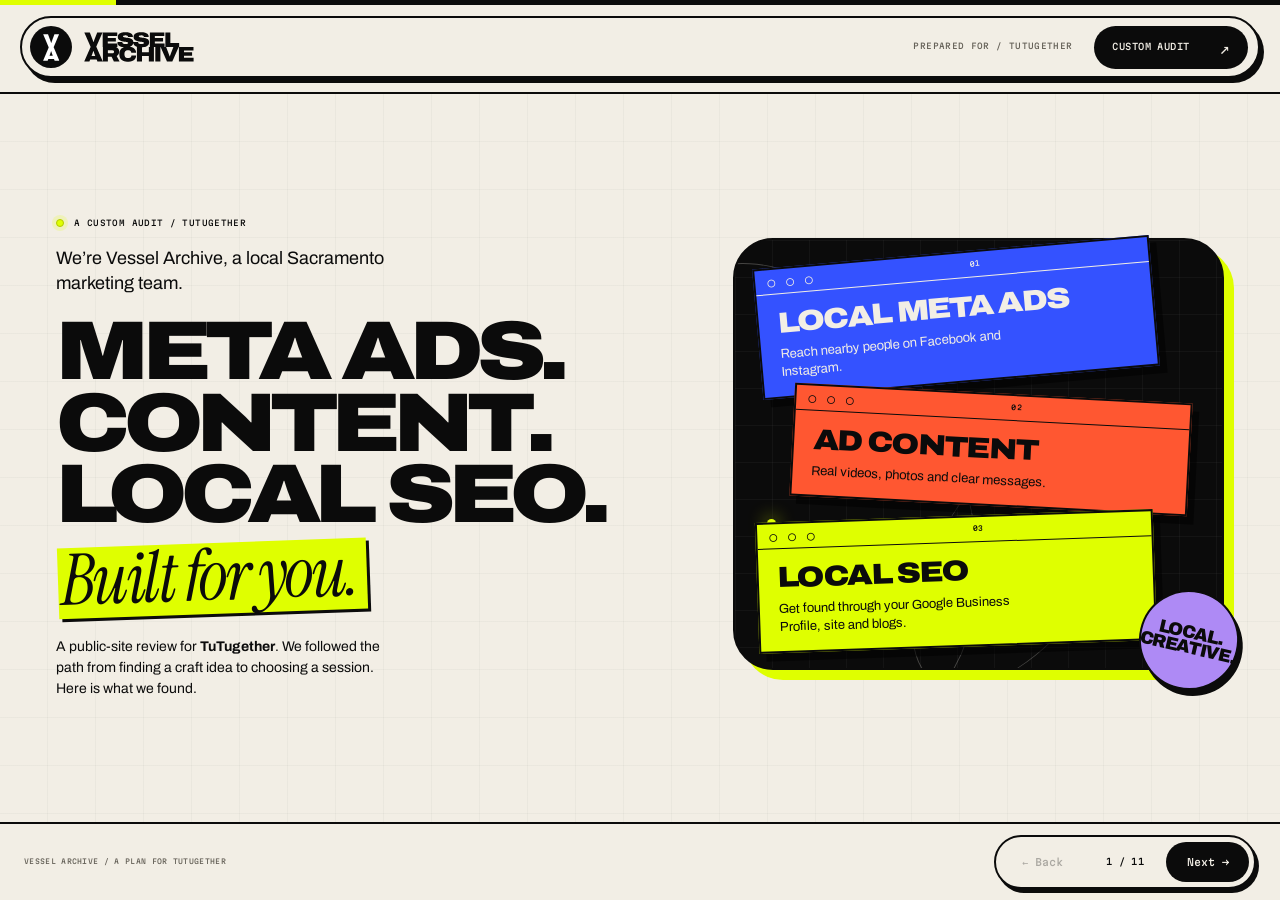
<file: index.html>
<!doctype html><html lang="en"><head><meta charset="utf-8"><meta name="viewport" content="width=device-width,initial-scale=1,viewport-fit=cover"><meta name="robots" content="noindex,nofollow"><meta name="theme-color" content="#f2eee5"><meta name="description" content="A custom local marketing plan for TuTugether, by Vessel Archive."><title>TuTugether × Vessel Archive</title><link rel="icon" href="assets/VA_Symbol_Black.svg" type="image/svg+xml"><link rel="preload" href="assets/archivo.woff" as="font" type="font/woff" crossorigin><link rel="stylesheet" href="styles.css"><script src="app.js" defer></script><link rel="stylesheet" href="audit.css"><link rel="stylesheet" href="revision.css"></head><body><div class="reading-progress" aria-hidden="true"><span id="progress"></span></div><header class="masthead"><a class="brand" href="#1" aria-label="Vessel Archive, first page"><span class="brand-disc"><img src="assets/VA_Symbol_White.svg" alt="" width="19" height="30"></span><img class="wordmark" src="assets/VA_Primary_Black.svg" alt="Vessel Archive" width="124" height="36"></a><span class="project-label mono">Prepared for / TuTugether</span><span class="nav-tag mono">Custom audit <span aria-hidden="true">↗</span></span></header><main class="deck" aria-label="11-page public website audit"><section id="slide-1" data-page="1" tabindex="-1" aria-label="Page 1" aria-hidden="false" class="slide intro-slide graph"><div class="slide-inner"><div class="cover-grid"><div class="cover-copy"><p class="eyebrow"><span class="signal"></span>A custom audit / TuTugether</p><p class="intro-note">We’re Vessel Archive, a local Sacramento marketing team.</p><h1 class="mega"><span>META ADS.</span><span>CONTENT.</span><span>LOCAL SEO.</span><em class="highlight">Built for you.</em></h1><p class="prepared">A public-site review for <strong>TuTugether</strong>. We followed the path from finding a craft idea to choosing a session. Here is what we found.</p></div><div class="service-stage"><div class="stage-grid"><div class="orbit orbit-a"></div><div class="orbit orbit-b"></div><span class="orbit-point"></span></div><article class="service-window window cobalt"><div class="window-bar"><span class="window-dots">○ ○ ○</span><span>01</span><span></span></div><div class="service-copy"><h3>Local Meta ads</h3><p>Reach nearby people on Facebook and Instagram.</p></div></article><article class="service-window window orange"><div class="window-bar"><span class="window-dots">○ ○ ○</span><span>02</span><span></span></div><div class="service-copy"><h3>Ad content</h3><p>Real videos, photos and clear messages.</p></div></article><article class="service-window window acid"><div class="window-bar"><span class="window-dots">○ ○ ○</span><span>03</span><span></span></div><div class="service-copy"><h3>Local SEO</h3><p>Get found through your Google Business Profile, site and blogs.</p></div></article><div class="archive-sticker"><strong>LOCAL.<br>CREATIVE.</strong></div></div></div></div></section>
<section id="slide-2" data-page="2" tabindex="-1" aria-label="Page 2" aria-hidden="true" hidden class="slide praise-slide graph"><div class="slide-inner"><div class="section-heading"><p class="eyebrow"><span class="signal"></span>What you do well</p><h2 class="mega"><span>Your craft brand</span><em class="highlight">has an audience.</em></h2></div><div class="evidence-grid"><div class="finding-copy"><p class="praise-body">Your Instagram profile makes the craft and location clear.</p><p>The profile showed 6,597 followers. Its bio names rug tufting, pouring and decoden art, plus Valley Fair and Galleria at Roseville.</p><p>That is a useful base. The next step is to make each interested viewer’s path to the right studio clearer.</p><p class="scope">Observed public profile on November 6, 2026. This is not a claim about reach, sales or paid partnerships.</p></div><figure class="proof window"><div class="window-bar"><span>TuTugether Instagram profile</span><span>06 NOV 2026</span></div><a href="evidence/tutu-instagram.png" target="_blank" aria-label="Open full screenshot: TuTugether Instagram profile"><img src="evidence/tutu-instagram.png" alt="TuTugether Instagram profile" loading="lazy"></a><figcaption><a href="https://www.instagram.com/tutugether.ca/" target="_blank" rel="noopener">Source page ↗</a><span>Tap screenshot to enlarge</span></figcaption></figure></div></div></section>
<section id="slide-3" data-page="3" tabindex="-1" aria-label="Page 3" aria-hidden="true" hidden class="slide findings-slide paired-slide graph"><div class="slide-inner"><div class="section-heading"><p class="eyebrow"><span class="signal"></span>What we found / 1 of 3</p><h2 class="mega"><span>First clicks.</span><em class="highlight">Clear paths.</em></h2></div><div class="paired-findings"><article class="paired-finding" aria-labelledby="finding-01"><div class="paired-copy"><div class="finding-title"><span class="finding-id">01</span><h3 id="finding-01">Book Now starts in San Jose.</h3></div><p>The home page’s Book Now button opens the Valley Fair / Santa Clara form. Roseville visitors must choose a different location.</p><p class="fix-line"><strong>Our fix.</strong> Start with a clear studio choice. Send Roseville ads straight to its booking page.</p><p class="scope">The form loaded. We did not book or measure lost bookings.</p></div><div class="finding-proof"><figure class="proof window"><div class="window-bar"><span>Default booking location</span><time datetime="2026-11-06">06 NOV 2026</time></div><a class="proof-image" href="evidence/tutu-booking-default.png" target="_blank" rel="noopener" aria-label="Open full screenshot: Default booking location"><img src="evidence/tutu-booking-default.png" alt="Default booking location" width="1165" height="747" loading="lazy"></a><figcaption><a href="https://tutugetherca.com/booking-sj/" target="_blank" rel="noopener">Source page ↗</a><span>Tap to enlarge</span></figcaption></figure></div></article><article class="paired-finding" aria-labelledby="finding-02"><div class="paired-copy"><div class="finding-title"><span class="finding-id">02</span><h3 id="finding-02">The TikTok link hits a dead end.</h3></div><p>The site links to @tutugether.ca. TikTok showed “Couldn’t find this account” when we opened that exact link.</p><p class="fix-line"><strong>Our fix.</strong> Confirm the right handle. Update the site’s link and test it while signed out.</p><p class="scope">Seen signed out on Nov 6. This does not prove there is no account.</p></div><div class="finding-proof"><figure class="proof window"><div class="window-bar"><span>Linked TikTok account</span><time datetime="2026-11-06">06 NOV 2026</time></div><a class="proof-image" href="evidence/tutu-tiktok-missing.png" target="_blank" rel="noopener" aria-label="Open full screenshot: Linked TikTok account"><img src="evidence/tutu-tiktok-missing.png" alt="Linked TikTok account" width="1172" height="752" loading="lazy"></a><figcaption><a href="https://www.tiktok.com/@tutugether.ca" target="_blank" rel="noopener">Source page ↗</a><span>Tap to enlarge</span></figcaption></figure></div></article></div></div></section>
<section id="slide-4" data-page="4" tabindex="-1" aria-label="Page 4" aria-hidden="true" hidden class="slide findings-slide paired-slide graph"><div class="slide-inner"><div class="section-heading"><p class="eyebrow"><span class="signal"></span>What we found / 2 of 3</p><h2 class="mega"><span>Two broken pages.</span><em class="highlight">Simple fixes.</em></h2></div><div class="paired-findings"><article class="paired-finding" aria-labelledby="finding-03"><div class="paired-copy"><div class="finding-title"><span class="finding-id">03</span><h3 id="finding-03">The search map points to a 404.</h3></div><p>The robots.txt file points search engines to sitemap_indexs.xml. That link shows “Page not found.”</p><p class="fix-line"><strong>Our fix.</strong> Use the working WordPress page map. Keep test and payment-result pages out of it.</p><p class="scope">A working page map exists. We did not measure any ranking effect.</p></div><div class="finding-proof proof-pair"><figure class="proof window"><div class="window-bar"><span>Link in robots.txt</span><time datetime="2026-11-06">06 NOV 2026</time></div><a class="proof-image" href="evidence/tutu-robots.png" target="_blank" rel="noopener" aria-label="Open full screenshot: Link in robots.txt"><img src="evidence/tutu-robots.png" alt="Link in robots.txt" width="550" height="110" loading="lazy"></a><figcaption><a href="https://tutugetherca.com/robots.txt" target="_blank" rel="noopener">Source page ↗</a><span>Tap to enlarge</span></figcaption></figure><figure class="proof window"><div class="window-bar"><span>Sitemap error page</span><time datetime="2026-11-06">06 NOV 2026</time></div><a class="proof-image" href="evidence/tutu-sitemap-404.png" target="_blank" rel="noopener" aria-label="Open full screenshot: Sitemap error page"><img src="evidence/tutu-sitemap-404.png" alt="Sitemap error page" width="1165" height="747" loading="lazy"></a><figcaption><a href="https://tutugetherca.com/sitemap_indexs.xml" target="_blank" rel="noopener">Source page ↗</a><span>Tap to enlarge</span></figcaption></figure></div></article><article class="paired-finding" aria-labelledby="finding-04"><div class="paired-copy"><div class="finding-title"><span class="finding-id">04</span><h3 id="finding-04">About us opens a missing page.</h3></div><p>The home page and footer link to /about/. That page returns a 404 error, so visitors miss the studio’s story.</p><p class="fix-line"><strong>Our fix.</strong> Restore the page or fix the links. Show the team and what a first visit is like.</p><p class="scope">We checked the error page and its 404 status. Click counts are unknown.</p></div><div class="finding-proof"><figure class="proof window"><div class="window-bar"><span>About us error page</span><time datetime="2026-11-06">06 NOV 2026</time></div><a class="proof-image" href="evidence/tutu-about-404.png" target="_blank" rel="noopener" aria-label="Open full screenshot: About us error page"><img src="evidence/tutu-about-404.png" alt="About us error page" width="1165" height="747" loading="lazy"></a><figcaption><a href="https://tutugetherca.com/about/" target="_blank" rel="noopener">Source page ↗</a><span>Tap to enlarge</span></figcaption></figure></div></article></div></div></section>
<section id="slide-5" data-page="5" tabindex="-1" aria-label="Page 5" aria-hidden="true" hidden class="slide findings-slide paired-slide graph"><div class="slide-inner"><div class="section-heading"><p class="eyebrow"><span class="signal"></span>What we found / 3 of 3</p><h2 class="mega"><span>Studio details.</span><em class="highlight">Group plans.</em></h2></div><div class="paired-findings"><article class="paired-finding" aria-labelledby="finding-05"><div class="paired-copy"><div class="finding-title"><span class="finding-id">05</span><h3 id="finding-05">The SF pages tell two stories.</h3></div><p>The SF project page says “Coming soon.” The contact page still lists an SF address and hours. Booking also lists SF.</p><p class="fix-line"><strong>Our fix.</strong> Confirm the studio’s status, then give each page the same clear message.</p><p class="scope">This is a content mismatch. It does not prove the studio is closed.</p></div><div class="finding-proof proof-pair"><figure class="proof window"><div class="window-bar"><span>SF project page</span><time datetime="2026-11-06">06 NOV 2026</time></div><a class="proof-image" href="evidence/tutu-sf-coming-soon.png" target="_blank" rel="noopener" aria-label="Open full screenshot: SF project page"><img src="evidence/tutu-sf-coming-soon.png" alt="SF project page" width="1165" height="747" loading="lazy"></a><figcaption><a href="https://tutugetherca.com/our-projects-sf/" target="_blank" rel="noopener">Source page ↗</a><span>Tap to enlarge</span></figcaption></figure><figure class="proof window"><div class="window-bar"><span>Published SF details</span><time datetime="2026-11-06">06 NOV 2026</time></div><a class="proof-image" href="evidence/tutu-contact.png" target="_blank" rel="noopener" aria-label="Open full screenshot: Published SF details"><img src="evidence/tutu-contact.png" alt="Published SF details" width="1165" height="747" loading="lazy"></a><figcaption><a href="https://tutugetherca.com/contact/" target="_blank" rel="noopener">Source page ↗</a><span>Tap to enlarge</span></figcaption></figure></div></article><article class="paired-finding" aria-labelledby="finding-06"><div class="paired-copy"><div class="finding-title"><span class="finding-id">06</span><h3 id="finding-06">Mixed craft groups book separately.</h3></div><p>Roseville asks groups to book tufting and decoden/pouring separately. Groups larger than the online openings must email.</p><p class="fix-line"><strong>Our fix.</strong> Offer one group request with craft choices and a clear reply time.</p><p class="scope">This is the stated policy, not a broken form. We did not submit it.</p></div><div class="finding-proof"><figure class="proof window"><div class="window-bar"><span>Roseville group policy</span><time datetime="2026-11-06">06 NOV 2026</time></div><a class="proof-image" href="evidence/tutu-booking-policy.png" target="_blank" rel="noopener" aria-label="Open full screenshot: Roseville group policy"><img src="evidence/tutu-booking-policy.png" alt="Roseville group policy" width="1165" height="747" loading="lazy"></a><figcaption><a href="https://tutugetherca.com/booking-sac/" target="_blank" rel="noopener">Source page ↗</a><span>Tap to enlarge</span></figcaption></figure></div></article></div></div></section>
<section id="slide-6" data-page="6" tabindex="-1" aria-label="Page 6" aria-hidden="true" hidden class="slide fixes-slide dark"><div class="slide-inner"><div class="section-heading"><p class="eyebrow"><span class="signal"></span>How we would help / 1 of 2</p><h2 class="mega"><span>Here’s the fix.</span><em class="highlight">A shorter booking path.</em></h2></div><div class="audit-rows"><article class="audit-row"><span class="row-number fix-number">01 + 06</span><div class="row-content"><h3>One clear route for each visit</h3><p>Give Roseville and Santa Clara their own landing pages. Keep the location visible through booking. Give groups one simple request path and a clear reply time.</p></div></article><article class="audit-row"><span class="row-number fix-number">02 + 04</span><div class="row-content"><h3>Repair the paths people already use</h3><p>Fix the TikTok destination and About us page before sending more traffic. Check social links, phone links and the booking steps on a real phone.</p></div></article></div></div></section>
<section id="slide-7" data-page="7" tabindex="-1" aria-label="Page 7" aria-hidden="true" hidden class="slide fixes-slide dark"><div class="slide-inner"><div class="section-heading"><p class="eyebrow"><span class="signal"></span>How we would help / 2 of 2</p><h2 class="mega"><span>Here’s the fix.</span><em class="highlight">A clearer local story.</em></h2></div><div class="audit-rows"><article class="audit-row"><span class="row-number fix-number">03 + 05</span><div class="row-content"><h3>Give each studio a useful page</h3><p>Show its crafts, address, hours, parking and booking link. Confirm SF’s status. Repair the sitemap route and keep unfinished pages out of search.</p></div></article><article class="audit-row"><span class="row-number fix-number">TEST</span><div class="row-content"><h3>Connect content to completed visits</h3><p>Use clear links for each creator and location. With account access, check which visits reach a booking. Verify tracking before changing it or spending on ads.</p></div></article></div></div></section>
<section id="slide-8" data-page="8" tabindex="-1" aria-label="Page 8" aria-hidden="true" hidden class="slide videos-slide graph"><div class="slide-inner"><div class="section-heading"><p class="eyebrow"><span class="signal"></span>Ideas for your next shoot</p><h2 class="mega"><span>REAL VIDEOS. </span><em class="highlight">Made for your business.</em></h2></div><div class="creative-cards"><article class="creative-card window cobalt"><div class="window-bar"><span class="window-dots">○ ○ ○</span><span>Video idea</span><span>01</span></div><div class="creative-copy"><span class="creative-number">01</span><div><h3>One rug, start to finish</h3><p>Show a beginner choosing a design, learning the tool and taking home a finished piece. End with the studio name and booking step.</p></div></div></article><article class="creative-card window orange"><div class="window-bar"><span class="window-dots">○ ○ ○</span><span>Video idea</span><span>02</span></div><div class="creative-copy"><span class="creative-number">02</span><div><h3>Pick your craft</h3><p>Compare tufting, pouring and decoden in plain words. Show the time each takes and whether pickup happens later. Confirm details with staff.</p></div></div></article><article class="creative-card window acid"><div class="window-bar"><span class="window-dots">○ ○ ○</span><span>Video idea</span><span>03</span></div><div class="creative-copy"><span class="creative-number">03</span><div><h3>A group day in Roseville</h3><p>Follow a real group from the Galleria entrance to their craft table. Explain how mixed craft bookings work. Get permission from everyone filmed.</p></div></div></article></div></div></section>
<section id="slide-9" data-page="9" tabindex="-1" aria-label="Page 9" aria-hidden="true" hidden class="slide roadmap-slide roadmap-first dark"><div class="slide-inner"><div class="section-heading"><p class="eyebrow"><span class="signal"></span>A proposed starting plan / 1 of 2</p><h2 class="mega"><span>THE FIRST </span><em class="highlight">90 days.</em></h2></div><div class="roadmap-cards roadmap-pair"><article class="roadmap-card window acid"><div class="roadmap-copy"><span class="roadmap-label mono">Days 1–30</span><div><h3>Build and launch</h3><p>We’d script, shoot and launch our first ads within the first couple of weeks, focused on Roseville craft sessions and group visits, while rebuilding your website and setting a clear brand direction.</p></div></div></article><article class="roadmap-card window cobalt"><div class="roadmap-copy"><span class="roadmap-label mono">Days 31–60</span><div><h3>Learn and sharpen</h3><p>We’d track which videos, offers and audiences bring calls and bookings, cut weak ads and send traffic to the new site. Keep personal customer details out of ad reporting.</p></div></div></article></div><p class="roadmap-note mono">Proposed timing depends on agreed scope, access and content approvals.</p></div></section>
<section id="slide-10" data-page="10" tabindex="-1" aria-label="Page 10" aria-hidden="true" hidden class="slide roadmap-slide roadmap-second dark"><div class="slide-inner"><div class="section-heading"><p class="eyebrow"><span class="signal"></span>A proposed starting plan / 2 of 2</p><h2 class="mega"><span>KEEP IT </span><em class="highlight">moving.</em></h2></div><div class="roadmap-finish"><div class="roadmap-cards roadmap-single"><article class="roadmap-card window orange"><div class="roadmap-copy"><span class="roadmap-label mono">Days 61–90</span><div><h3>Double down</h3><p>We’d create new content around what worked, refresh the ads and tighten the site so more interested visitors take the next step toward a booked craft session.</p></div></div></article></div><div class="roadmap-loop"><span class="mono">Then, every month</span><p>Then repeat each month: shoot, launch, learn and improve.</p></div></div><p class="roadmap-note mono">Proposed timing depends on agreed scope, access and content approvals.</p></div></section>
<section id="slide-11" data-page="11" tabindex="-1" aria-label="Page 11" aria-hidden="true" hidden class="slide close-slide graph"><div class="slide-inner"><div class="close-top"><div><p class="eyebrow"><span class="signal"></span>From one local team to another</p><h2 class="mega"><span>Good local businesses deserve </span><em class="highlight">to grow.</em></h2></div><div class="closing-symbol"><img src="assets/VA_Symbol_Black.svg" alt=""></div></div><div class="close-bottom"><p class="lead">Whether we work together or not, we hope this helps. We love seeing local creative businesses do well. If you’d like, we can talk through the next step.</p><div class="actions"><a class="button" href="mailto:teo@vessel-archive.com">Plan a quick call <span>↗</span></a><a class="work-link mono" href="https://vessel-archive.com/" target="_blank" rel="noopener">See our work <span>↗</span></a></div></div><div class="footer-wordmark"><img src="assets/VA_Primary_Black.svg" alt="Vessel Archive"></div></div></section></main><footer class="deck-footer"><span class="footer-label mono">Vessel Archive / A plan for TuTugether</span><nav class="controls" aria-label="Page navigation"><button id="back" type="button" disabled aria-label="Previous page">← <span>Back</span></button><div class="count mono"><strong id="page-number">1 / 11</strong></div><button id="next" type="button" aria-label="Next page"><span>Next</span> →</button></nav></footer><div id="page-status" class="visually-hidden" aria-live="polite" aria-atomic="true"></div></body></html>
</file>
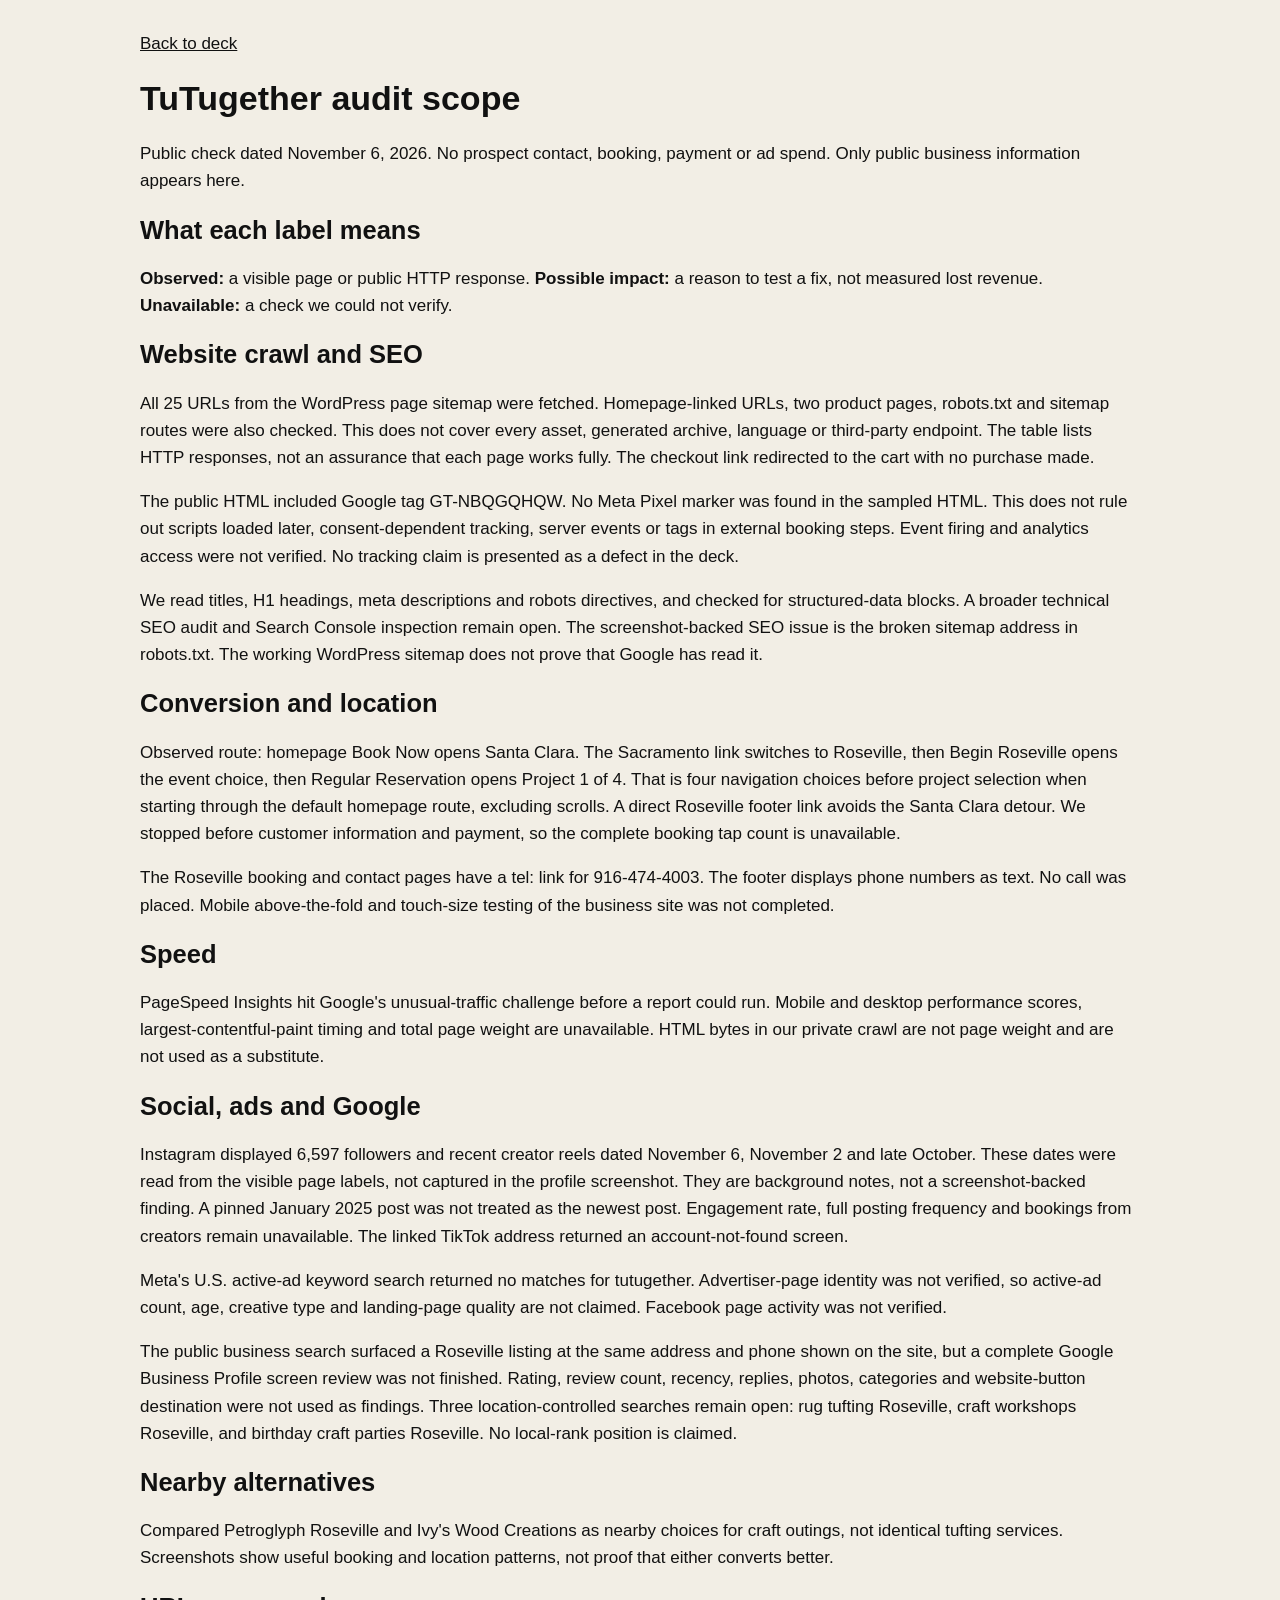
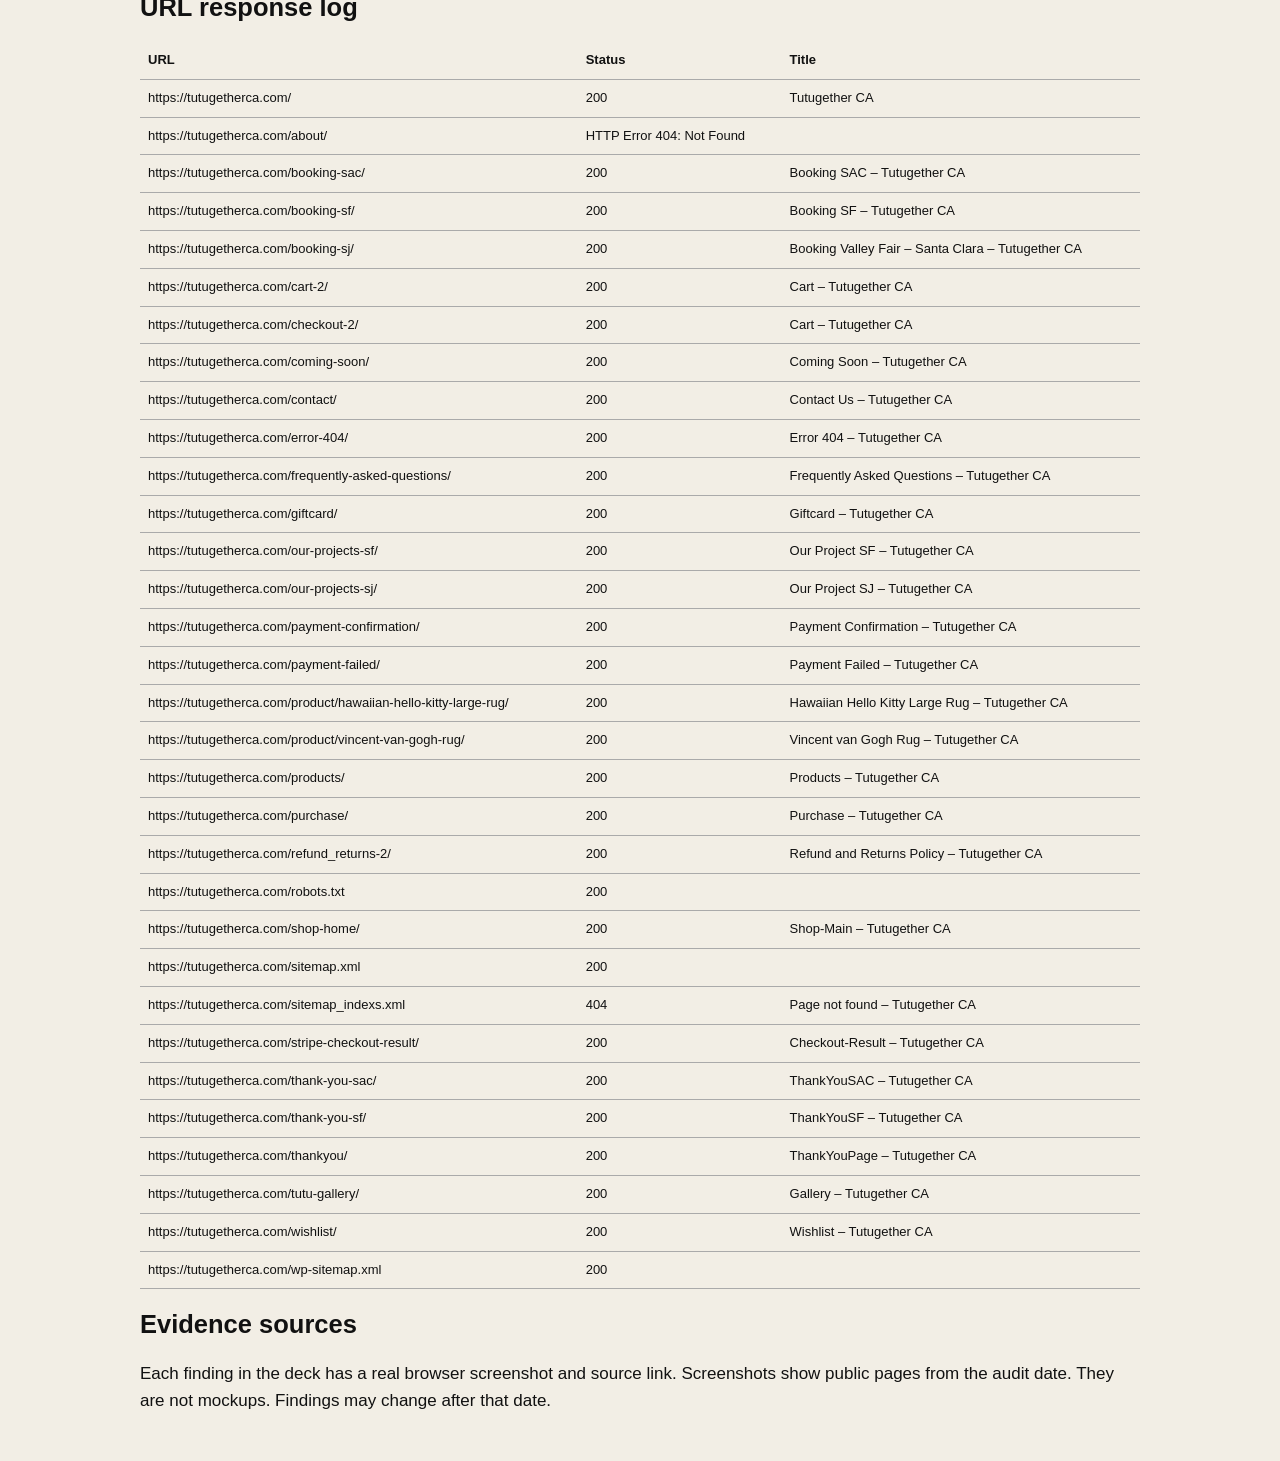
<file: audit-notes.html>
<!doctype html><html lang="en"><meta charset="utf-8"><meta name="viewport" content="width=device-width,initial-scale=1"><title>TuTugether audit scope</title><style>body{max-width:1000px;margin:auto;padding:30px;font:17px/1.6 Arial;background:#f2eee5;color:#111}h1,h2{line-height:1.1}table{border-collapse:collapse;font-size:13px;width:100%}td,th{text-align:left;border-bottom:1px solid #aaa;padding:8px;overflow-wrap:anywhere}img{max-width:100%}a{color:inherit}</style><a href="index.html">Back to deck</a><h1>TuTugether audit scope</h1><p>Public check dated November 6, 2026. No prospect contact, booking, payment or ad spend. Only public business information appears here.</p><h2>What each label means</h2><p><strong>Observed:</strong> a visible page or public HTTP response. <strong>Possible impact:</strong> a reason to test a fix, not measured lost revenue. <strong>Unavailable:</strong> a check we could not verify.</p><h2>Website crawl and SEO</h2><p>All 25 URLs from the WordPress page sitemap were fetched. Homepage-linked URLs, two product pages, robots.txt and sitemap routes were also checked. This does not cover every asset, generated archive, language or third-party endpoint. The table lists HTTP responses, not an assurance that each page works fully. The checkout link redirected to the cart with no purchase made.</p><p>The public HTML included Google tag GT-NBQGQHQW. No Meta Pixel marker was found in the sampled HTML. This does not rule out scripts loaded later, consent-dependent tracking, server events or tags in external booking steps. Event firing and analytics access were not verified. No tracking claim is presented as a defect in the deck.</p><p>We read titles, H1 headings, meta descriptions and robots directives, and checked for structured-data blocks. A broader technical SEO audit and Search Console inspection remain open. The screenshot-backed SEO issue is the broken sitemap address in robots.txt. The working WordPress sitemap does not prove that Google has read it.</p><h2>Conversion and location</h2><p>Observed route: homepage Book Now opens Santa Clara. The Sacramento link switches to Roseville, then Begin Roseville opens the event choice, then Regular Reservation opens Project 1 of 4. That is four navigation choices before project selection when starting through the default homepage route, excluding scrolls. A direct Roseville footer link avoids the Santa Clara detour. We stopped before customer information and payment, so the complete booking tap count is unavailable.</p><p>The Roseville booking and contact pages have a tel: link for 916-474-4003. The footer displays phone numbers as text. No call was placed. Mobile above-the-fold and touch-size testing of the business site was not completed.</p><h2>Speed</h2><p>PageSpeed Insights hit Google's unusual-traffic challenge before a report could run. Mobile and desktop performance scores, largest-contentful-paint timing and total page weight are unavailable. HTML bytes in our private crawl are not page weight and are not used as a substitute.</p><h2>Social, ads and Google</h2><p>Instagram displayed 6,597 followers and recent creator reels dated November 6, November 2 and late October. These dates were read from the visible page labels, not captured in the profile screenshot. They are background notes, not a screenshot-backed finding. A pinned January 2025 post was not treated as the newest post. Engagement rate, full posting frequency and bookings from creators remain unavailable. The linked TikTok address returned an account-not-found screen.</p><p>Meta's U.S. active-ad keyword search returned no matches for tutugether. Advertiser-page identity was not verified, so active-ad count, age, creative type and landing-page quality are not claimed. Facebook page activity was not verified.</p><p>The public business search surfaced a Roseville listing at the same address and phone shown on the site, but a complete Google Business Profile screen review was not finished. Rating, review count, recency, replies, photos, categories and website-button destination were not used as findings. Three location-controlled searches remain open: rug tufting Roseville, craft workshops Roseville, and birthday craft parties Roseville. No local-rank position is claimed.</p><h2>Nearby alternatives</h2><p>Compared Petroglyph Roseville and Ivy's Wood Creations as nearby choices for craft outings, not identical tufting services. Screenshots show useful booking and location patterns, not proof that either converts better.</p><h2>URL response log</h2><table><thead><tr><th>URL</th><th>Status</th><th>Title</th></tr></thead><tbody><tr><td>https://tutugetherca.com/</td><td>200</td><td>Tutugether CA</td></tr><tr><td>https://tutugetherca.com/about/</td><td>HTTP Error 404: Not Found</td><td></td></tr><tr><td>https://tutugetherca.com/booking-sac/</td><td>200</td><td>Booking SAC – Tutugether CA</td></tr><tr><td>https://tutugetherca.com/booking-sf/</td><td>200</td><td>Booking SF – Tutugether CA</td></tr><tr><td>https://tutugetherca.com/booking-sj/</td><td>200</td><td>Booking Valley Fair – Santa Clara – Tutugether CA</td></tr><tr><td>https://tutugetherca.com/cart-2/</td><td>200</td><td>Cart – Tutugether CA</td></tr><tr><td>https://tutugetherca.com/checkout-2/</td><td>200</td><td>Cart – Tutugether CA</td></tr><tr><td>https://tutugetherca.com/coming-soon/</td><td>200</td><td>Coming Soon – Tutugether CA</td></tr><tr><td>https://tutugetherca.com/contact/</td><td>200</td><td>Contact Us – Tutugether CA</td></tr><tr><td>https://tutugetherca.com/error-404/</td><td>200</td><td>Error 404 – Tutugether CA</td></tr><tr><td>https://tutugetherca.com/frequently-asked-questions/</td><td>200</td><td>Frequently Asked Questions – Tutugether CA</td></tr><tr><td>https://tutugetherca.com/giftcard/</td><td>200</td><td>Giftcard – Tutugether CA</td></tr><tr><td>https://tutugetherca.com/our-projects-sf/</td><td>200</td><td>Our Project SF – Tutugether CA</td></tr><tr><td>https://tutugetherca.com/our-projects-sj/</td><td>200</td><td>Our Project SJ – Tutugether CA</td></tr><tr><td>https://tutugetherca.com/payment-confirmation/</td><td>200</td><td>Payment Confirmation – Tutugether CA</td></tr><tr><td>https://tutugetherca.com/payment-failed/</td><td>200</td><td>Payment Failed – Tutugether CA</td></tr><tr><td>https://tutugetherca.com/product/hawaiian-hello-kitty-large-rug/</td><td>200</td><td>Hawaiian Hello Kitty Large Rug – Tutugether CA</td></tr><tr><td>https://tutugetherca.com/product/vincent-van-gogh-rug/</td><td>200</td><td>Vincent van Gogh Rug – Tutugether CA</td></tr><tr><td>https://tutugetherca.com/products/</td><td>200</td><td>Products – Tutugether CA</td></tr><tr><td>https://tutugetherca.com/purchase/</td><td>200</td><td>Purchase – Tutugether CA</td></tr><tr><td>https://tutugetherca.com/refund_returns-2/</td><td>200</td><td>Refund and Returns Policy – Tutugether CA</td></tr><tr><td>https://tutugetherca.com/robots.txt</td><td>200</td><td></td></tr><tr><td>https://tutugetherca.com/shop-home/</td><td>200</td><td>Shop-Main – Tutugether CA</td></tr><tr><td>https://tutugetherca.com/sitemap.xml</td><td>200</td><td></td></tr><tr><td>https://tutugetherca.com/sitemap_indexs.xml</td><td>404</td><td>Page not found – Tutugether CA</td></tr><tr><td>https://tutugetherca.com/stripe-checkout-result/</td><td>200</td><td>Checkout-Result – Tutugether CA</td></tr><tr><td>https://tutugetherca.com/thank-you-sac/</td><td>200</td><td>ThankYouSAC – Tutugether CA</td></tr><tr><td>https://tutugetherca.com/thank-you-sf/</td><td>200</td><td>ThankYouSF – Tutugether CA</td></tr><tr><td>https://tutugetherca.com/thankyou/</td><td>200</td><td>ThankYouPage – Tutugether CA</td></tr><tr><td>https://tutugetherca.com/tutu-gallery/</td><td>200</td><td>Gallery – Tutugether CA</td></tr><tr><td>https://tutugetherca.com/wishlist/</td><td>200</td><td>Wishlist – Tutugether CA</td></tr><tr><td>https://tutugetherca.com/wp-sitemap.xml</td><td>200</td><td></td></tr></tbody></table><h2>Evidence sources</h2><p>Each finding in the deck has a real browser screenshot and source link. Screenshots show public pages from the audit date. They are not mockups. Findings may change after that date.</p></html>
</file>
<file: styles.css>
/* V4: the original Modern Aesthetics / Vessel composition, in seven pages. */
@font-face{font-family:Archivo;src:url('assets/archivo.woff') format('woff');font-weight:100 900;font-stretch:62% 125%;font-display:swap}
@font-face{font-family:Instrument;src:url('assets/instrument-serif-italic.woff') format('woff');font-weight:400;font-style:italic;font-display:swap}
@font-face{font-family:Martian;src:url('assets/martian-mono.woff') format('woff');font-weight:500;font-display:swap}
:root{--paper:#f2eee5;--ink:#0b0b0b;--lime:#dfff00;--orange:#ff5731;--blue:#3452ff;--purple:#ae8af5;--muted:#656158;--line:#0b0b0b35;--mono:Martian,monospace;--serif:Instrument,Georgia,serif;--pad:clamp(24px,4.4vw,84px)}
*{box-sizing:border-box}html,body{margin:0;width:100%;height:100%;overflow:hidden}body{height:100svh;height:100dvh;background:var(--paper);color:var(--ink);font-family:Archivo,Arial,sans-serif;font-variation-settings:"wdth" 100;font-size:18px;line-height:1.5;-webkit-font-smoothing:antialiased;text-size-adjust:100%;display:flex;flex-direction:column}button,a{touch-action:manipulation;-webkit-tap-highlight-color:transparent}a{color:inherit;text-decoration:none}button{font:inherit;color:inherit;cursor:pointer}button:focus-visible,a:focus-visible{outline:3px solid var(--blue);outline-offset:5px}.dark :focus-visible{outline-color:var(--lime)}img{display:block;max-width:100%}p,h1,h2,h3,h4,figure{margin:0}h1,h2,h3{font-weight:900;font-variation-settings:"wdth" 117,"wght" 900;letter-spacing:-.055em;line-height:.95}em{font-family:var(--serif);font-variation-settings:normal;font-weight:400;font-style:italic;text-transform:none;letter-spacing:-.035em}[hidden]{display:none!important}::selection{background:var(--lime);color:var(--ink)}.mono,.eyebrow{font:500 9px/1.65 var(--mono);letter-spacing:.045em;text-transform:uppercase}.eyebrow{display:flex;align-items:center;gap:10px;margin-bottom:23px}.signal{width:8px;height:8px;flex:0 0 auto;background:var(--lime);border:1px solid #b3c900;box-shadow:0 0 0 4px #dfff0030;border-radius:50%}.masthead{flex:0 0 62px;margin:16px 20px 0;border:2px solid var(--ink);border-radius:40px;background:var(--paper);box-shadow:4px 5px 0 var(--ink);z-index:20;display:flex;align-items:center;justify-content:space-between;gap:22px;padding:7px 10px 7px 8px}.brand{display:flex;gap:11px;align-items:center;flex-shrink:0}.brand-disc{width:42px;height:42px;display:grid;place-items:center;background:var(--ink);border-radius:50%}.brand-disc img{height:29px;width:auto}.wordmark{width:112px;height:auto}.project-label{font-size:8px;color:var(--muted);margin-left:auto;text-align:right}.nav-tag{display:flex;align-items:center;gap:30px;background:var(--ink);color:var(--paper);border-radius:28px;padding:13px 18px;font-size:9px}.nav-tag>span{font-size:17px;line-height:1}.reading-progress{position:fixed;top:0;left:0;right:0;height:5px;z-index:40;background:var(--ink)}.reading-progress>span{height:100%;display:block;width:14.2857%;background:var(--lime);transition:width .2s}.deck{flex:1;min-height:0;margin-top:14px;position:relative}.slide{height:100%;overflow:auto;overscroll-behavior:contain;scrollbar-width:thin;outline:none;position:relative;isolation:isolate;padding:clamp(25px,3.5vh,44px) var(--pad);border-top:2px solid var(--ink);border-bottom:2px solid var(--ink)}.slide-inner{max-width:1490px;min-height:100%;margin:auto;display:flex;flex-direction:column;justify-content:center}.graph{background-color:var(--paper);background-image:linear-gradient(#0b0b0b08 1px,transparent 1px),linear-gradient(90deg,#0b0b0b08 1px,transparent 1px);background-size:48px 48px;background-position:-1px -1px}.dark{background:var(--ink);color:var(--paper)}.mega{font-size:clamp(55px,6.7vw,108px);line-height:.84;letter-spacing:-.075em;text-transform:uppercase;font-variation-settings:"wdth" 117,"wght" 900;font-weight:900}.mega>span{display:block}.mega>em{display:block;font-size:.91em;line-height:.92;margin:.12em 0 .08em .025em;position:relative;width:fit-content;max-width:100%}.mega .highlight{background:var(--lime);color:var(--ink);padding:.015em .12em .07em .04em;transform:rotate(-2deg);box-shadow:3px 3px 0 var(--ink);z-index:1}.lead{font-size:clamp(17px,1.35vw,21px);line-height:1.5;letter-spacing:-.018em;max-width:41ch}.cover-grid{display:grid;grid-template-columns:minmax(0,1.1fr) minmax(0,.9fr);gap:6vw;align-items:center}.cover-copy .mega{font-size:clamp(54px,6.5vw,104px);line-height:.86}.cover-copy .mega>span{white-space:nowrap}.cover-copy .mega>em{font-size:.85em;margin-top:.18em;white-space:nowrap}.intro-note{font-size:18px;line-height:1.4;max-width:34ch;margin-bottom:26px}.prepared{font-size:14px;line-height:1.5;max-width:42ch;margin-top:27px}.cover-copy .eyebrow{font-size:8px;margin-bottom:16px}.window{border:2px solid var(--ink);background:var(--paper);position:relative;box-shadow:8px 9px 0 var(--ink)}.window-bar{height:34px;border-bottom:1px solid var(--ink);padding:0 12px;display:flex;align-items:center;justify-content:space-between;gap:12px;font:500 7px/1.4 var(--mono);letter-spacing:.02em;text-transform:uppercase}.window-dots{white-space:nowrap;font-size:13px;letter-spacing:1px}.service-stage{height:455px;position:relative;padding:22px 24px 16px}.stage-grid{position:absolute;inset:8px 0 15px;background-color:var(--ink);background-image:linear-gradient(#ffffff09 1px,transparent 1px),linear-gradient(90deg,#ffffff09 1px,transparent 1px);background-size:37px 37px;border:2px solid var(--ink);border-radius:40px;box-shadow:10px 10px 0 var(--lime);overflow:hidden}.orbit{position:absolute;border:1px solid #f2eee540;border-radius:50%;width:490px;height:490px;left:-180px;top:10px;transform:rotate(-25deg) scaleX(.65)}.orbit-b{left:130px;top:150px;width:320px;height:320px;transform:rotate(35deg) scaleX(.5)}.orbit-point{position:absolute;width:9px;height:9px;border-radius:50%;background:var(--lime);left:32px;bottom:140px;box-shadow:0 0 18px var(--lime)}.service-window{width:90%;max-width:430px;box-shadow:7px 8px 0 #0008}.service-window:nth-of-type(1){transform:rotate(-5deg);z-index:2}.service-window:nth-of-type(2){margin:10px 0 0 8%;transform:rotate(3deg);z-index:3}.service-window:nth-of-type(3){margin:10px 0 0 0;transform:rotate(-2deg);z-index:4}.service-window .window-bar{height:25px;border-color:currentColor}.service-copy{padding:15px 19px}.service-copy h3{font-size:29px;line-height:.95;text-transform:uppercase}.service-copy p{font-size:13px;line-height:1.4;margin-top:8px;max-width:39ch}.cobalt{background:var(--blue);color:var(--paper)}.orange{background:var(--orange);color:var(--ink)}.acid{background:var(--lime);color:var(--ink)}.archive-sticker{position:absolute;right:-10px;top:6px;z-index:5;border:2px solid var(--ink);background:var(--purple);width:116px;height:116px;border-radius:50%;box-shadow:5px 5px 0 var(--ink);display:flex;align-items:center;justify-content:center;flex-direction:column;transform:rotate(13deg);gap:6px}.archive-sticker .mono{font-size:6px}.archive-sticker strong{font-size:22px;font-weight:900;line-height:.86;text-align:center;letter-spacing:-.06em}.service-stage .archive-sticker{right:-15px;top:auto;bottom:-5px;width:100px;height:100px}.service-stage .archive-sticker strong{font-size:18px}.service-stage .archive-sticker .mono{font-size:5px}.strength-layout{display:grid;grid-template-columns:minmax(0,1.08fr) minmax(0,.92fr);gap:6vw;align-items:center}.strength-copy .mega{font-size:clamp(47px,5.9vw,90px)}.strength-copy>.lead{margin-top:27px}.why{border-left:3px solid var(--orange);padding-left:15px;margin-top:22px;max-width:45ch}.why .label{font-size:8px}.why p{font-size:16px;line-height:1.45;margin-top:7px}.source{display:inline-flex;gap:18px;align-items:center;font-size:8px;border-bottom:1px solid currentColor;padding-bottom:3px;margin-top:20px;line-height:1.5}.source span{font-size:14px;line-height:1}.archive-stage{position:relative;height:470px;padding:22px 25px 34px}.portrait-window{width:91%;height:100%;transform:rotate(-5deg);border-color:var(--paper);box-shadow:12px 17px 0 #0005;z-index:2;display:flex;flex-direction:column}.portrait-window .window-bar{background:var(--blue);color:var(--paper);border-color:var(--paper);font-size:6px;flex:0 0 32px}.portrait{width:100%;height:0;flex:1;min-height:0;object-fit:cover;object-position:center 25%}.portrait-caption{background:var(--orange);padding:17px 15px;border-top:1px solid var(--paper)}.portrait-caption>strong{font-size:26px;line-height:.95;letter-spacing:-.065em;font-variation-settings:"wdth" 117,"wght" 900;font-weight:900;display:block}.portrait-caption .mono{display:block;font-size:6px;margin-top:8px}.logo-image .portrait{object-fit:contain;background:#fff;padding:20px}.archive-stage .archive-sticker{right:-9px;top:35px}.strength-layout.no-image{grid-template-columns:1fr;max-width:1000px}.finding-grid{display:grid;grid-template-columns:minmax(0,1.03fr) minmax(0,.97fr);gap:6vw;align-items:center}.finding-heading .mega{font-size:clamp(45px,5.7vw,88px);line-height:.88}.finding-heading .eyebrow{color:var(--lime)}.impact{margin-top:32px;padding-left:16px;border-left:3px solid var(--orange);max-width:40ch}.impact .label{color:var(--lime);font-size:8px}.impact p{font-size:clamp(17px,1.5vw,22px);line-height:1.45;margin-top:8px}.proof-window{color:var(--ink);border-color:var(--paper);box-shadow:8px 9px 0 #f2eee525;transform:rotate(2deg)}.issue-2 .proof-window{transform:rotate(-2deg)}.proof-window>.window-bar{background:var(--paper)}.proof-face{border-bottom:2px solid var(--ink);padding:28px;display:flex;gap:25px;align-items:center;min-height:190px}.finding-number{font-size:clamp(72px,7vw,108px);font-weight:900;font-variation-settings:"wdth" 117,"wght" 900;letter-spacing:-.08em;line-height:.85}.proof-face .label{font-size:8px;display:block;margin-bottom:10px}.proof-face p{font-size:22px;line-height:1.35;letter-spacing:-.02em}.fix{padding:27px 28px 17px}.fix .label{display:inline-block;background:var(--lime);padding:3px 6px;font-size:8px}.fix p{font-size:21px;line-height:1.4;margin-top:11px}.proof-footer{padding:0 28px 23px}.proof-footer .source{margin-top:8px}.plan-slide .mega{font-size:clamp(52px,6.3vw,96px);max-width:1100px}.plan-slide .eyebrow{color:var(--lime)}.steps{display:grid;grid-template-columns:repeat(3,minmax(0,1fr));gap:28px;margin:42px 7px 10px;align-items:stretch}.step{border-color:var(--paper);box-shadow:7px 8px 0 #f2eee525;min-width:0}.step:nth-child(1){transform:rotate(-2deg)}.step:nth-child(2){transform:translateY(12px) rotate(1deg)}.step:nth-child(3){transform:rotate(2deg)}.step .window-bar{border-color:currentColor}.step-copy{padding:22px}.step .number{font-size:61px;line-height:.9;font-variation-settings:"wdth" 117,"wght" 900;font-weight:900;letter-spacing:-.07em;display:block;margin-bottom:24px}.step h3{font-size:30px;line-height:.98;text-transform:uppercase}.step p{font-size:18px;line-height:1.4;margin-top:15px}.close-top{display:grid;grid-template-columns:1fr 220px;gap:7vw;align-items:center}.close-top .mega{font-size:clamp(58px,7.3vw,115px);max-width:1000px}.closing-symbol{width:210px;height:210px;background:var(--purple);border:2px solid var(--ink);border-radius:50%;display:grid;place-items:center;box-shadow:8px 8px 0 var(--ink);transform:rotate(12deg)}.closing-symbol img{width:80px;height:132px}.close-bottom{display:flex;justify-content:space-between;gap:35px;align-items:center;margin-top:32px}.close-bottom .lead{max-width:45ch}.actions{display:flex;flex-direction:column;align-items:flex-start;gap:20px;flex:0 0 auto}.button{background:var(--lime);color:var(--ink);border:2px solid var(--ink);box-shadow:5px 5px 0 var(--ink);padding:17px 21px;display:inline-flex;align-items:center;justify-content:space-between;gap:40px;font:500 10px/1.4 var(--mono);text-transform:uppercase;transition:transform .2s,box-shadow .2s}.button span{font-size:20px}.button:hover{transform:translate(3px,3px);box-shadow:2px 2px 0 var(--ink)}.work-link{border-bottom:1px solid var(--ink);padding-bottom:3px;font-size:9px}.footer-wordmark{border-top:2px solid var(--ink);margin-top:32px;padding-top:24px}.footer-wordmark img{height:clamp(70px,10vh,115px);width:100%;object-fit:contain}.deck-footer{flex:0 0 74px;padding:11px 24px;display:flex;align-items:center;justify-content:space-between;gap:25px}.footer-label{font-size:7px;color:var(--muted)}.controls{border:2px solid var(--ink);border-radius:40px;background:var(--paper);box-shadow:3px 4px 0 var(--ink);padding:5px;display:flex;align-items:center;gap:17px}.controls button{border:0;border-radius:24px;background:transparent;font:500 10px/1 var(--mono);padding:13px 15px;min-height:40px;min-width:83px}.controls button:disabled{opacity:.3;cursor:default}.controls #next{background:var(--ink);color:var(--paper)}.count{font-size:9px;min-width:48px;text-align:center}.count strong{font-weight:500}.visually-hidden{position:absolute;width:1px;height:1px;overflow:hidden;clip:rect(0,0,0,0);white-space:nowrap}.slide p,.slide h1,.slide h2,.slide h3{overflow-wrap:break-word}
@media(min-width:761px) and (max-height:760px){.slide{padding-top:24px;padding-bottom:24px}.cover-copy .mega{font-size:clamp(54px,5.7vw,84px)}.intro-note{margin-bottom:19px;font-size:16px}.prepared{margin-top:20px}.service-stage{height:410px}.service-copy{padding:12px 16px}.service-copy h3{font-size:25px}.service-copy p{font-size:12px}.strength-copy .mega{font-size:clamp(45px,5.2vw,75px)}.archive-stage{height:405px}.strength-copy>.lead{margin-top:22px;font-size:17px}.why{margin-top:17px}.why p{font-size:14px}.finding-heading .mega{font-size:clamp(45px,5.2vw,75px)}.proof-face{padding:23px;min-height:155px}.proof-face p{font-size:19px}.fix{padding:21px 23px 13px}.fix p{font-size:19px}.proof-footer{padding:0 23px 19px}.plan-slide .mega{font-size:clamp(48px,5.4vw,78px)}.steps{margin-top:32px;gap:24px}.step-copy{padding:18px}.step .number{font-size:47px;margin-bottom:18px}.step h3{font-size:26px}.step p{font-size:16px}.close-top .mega{font-size:clamp(54px,6.2vw,94px)}.closing-symbol{width:170px;height:170px}.closing-symbol img{height:110px;width:67px}.close-bottom{margin-top:26px}.footer-wordmark{margin-top:24px;padding-top:17px}.footer-wordmark img{height:70px}}
@media(max-width:1000px) and (min-width:761px){.cover-grid,.strength-layout,.finding-grid{gap:4vw}.service-stage{padding:28px 13px 20px}.service-copy h3{font-size:24px}.service-copy p{font-size:12px}.archive-sticker{width:95px;height:95px}.archive-sticker strong{font-size:18px}.archive-sticker .mono{font-size:5px}.proof-face{display:block}.finding-number{display:none}.proof-face p{font-size:19px}.fix p{font-size:18px}.step h3{font-size:25px}.step p{font-size:16px}.close-top{grid-template-columns:1fr 170px}.closing-symbol{width:160px;height:160px}.closing-symbol img{height:100px;width:61px}}
@media(max-width:760px){:root{--pad:23px}body{font-size:16px}.masthead{flex-basis:51px;min-height:51px;margin:10px 12px 0;padding:5px 8px 5px 5px;gap:10px;box-shadow:3px 4px 0 var(--ink)}.brand{gap:7px}.brand-disc{width:34px;height:34px}.brand-disc img{height:24px}.wordmark{width:84px}.project-label{font-size:6px;max-width:48%;line-height:1.5;padding-right:6px}.nav-tag{display:none}.deck{margin-top:11px}.slide{padding:25px var(--pad) 28px}.slide-inner{justify-content:center}.eyebrow{font-size:7px;line-height:1.6;gap:8px;margin-bottom:18px}.signal{width:6px;height:6px;box-shadow:0 0 0 3px #dfff0030}.cover-grid,.strength-layout,.finding-grid{display:flex;flex-direction:column;align-items:stretch;gap:26px}.cover-copy .eyebrow{font-size:6px;margin-bottom:13px}.intro-note{font-size:15px;max-width:33ch;line-height:1.4;margin-bottom:20px}.cover-copy .mega{font-size:clamp(44px,12.15vw,79px);line-height:.86}.cover-copy .mega>em{font-size:.85em;margin-top:.15em}.prepared{font-size:12px;margin-top:20px;max-width:39ch}.service-stage{height:auto;padding:0 3px;margin:0 2px 5px;display:grid;grid-template-columns:repeat(3,minmax(0,1fr));gap:8px}.service-stage .stage-grid,.service-stage .archive-sticker{display:none}.service-window{width:100%;margin:0!important;box-shadow:3px 4px 0 var(--ink)}.service-window:nth-of-type(1){transform:rotate(-3deg)}.service-window:nth-of-type(2){transform:translateY(6px) rotate(1deg)}.service-window:nth-of-type(3){transform:rotate(3deg)}.service-window .window-bar{height:21px;padding:0 5px;font-size:4px;gap:0}.service-window .window-dots{font-size:9px;letter-spacing:0}.service-window .window-bar>span:last-child{display:none}.service-copy{padding:12px 8px 13px}.service-copy h3{font-size:16px;line-height:.98;letter-spacing:-.055em}.service-copy p{font-size:10px;line-height:1.4;margin-top:9px}.strength-layout{gap:20px}.strength-copy .mega{font-size:clamp(36px,10.6vw,63px);line-height:.88}.strength-copy>.lead{font-size:16px;line-height:1.45;margin-top:20px;max-width:none}.why{margin-top:16px;padding-left:12px}.why .label{font-size:6px}.why p{font-size:13px;line-height:1.4;margin-top:5px}.source{font-size:6px;margin-top:14px;gap:13px}.source span{font-size:12px}.archive-stage{height:218px;padding:13px 25px 15px;margin:0 3px}.archive-stage .stage-grid{inset:5px 6px 7px;border-radius:25px;box-shadow:6px 6px 0 var(--lime)}.portrait-window{width:88%;transform:rotate(-4deg);box-shadow:6px 7px 0 #0005}.portrait-window .window-bar{height:24px;flex-basis:24px;font-size:5px;padding:0 8px}.portrait-window .window-dots{font-size:10px}.portrait-caption{padding:9px 10px}.portrait-caption>strong{font-size:17px;line-height:.95}.portrait-caption .mono{font-size:4.5px;margin-top:5px}.portrait{object-position:center 25%}.archive-stage .archive-sticker{right:-2px;top:19px;width:78px;height:78px;box-shadow:3px 3px 0 var(--ink);gap:4px}.archive-stage .archive-sticker strong{font-size:16px}.archive-stage .archive-sticker .mono{font-size:4px}.logo-image .portrait{padding:10px}.finding-grid{gap:26px}.finding-heading .mega{font-size:clamp(35px,10.5vw,63px);line-height:.89}.finding-heading .eyebrow{margin-bottom:18px}.impact{margin-top:22px;padding-left:12px;max-width:none}.impact .label{font-size:6px}.impact p{font-size:15px;line-height:1.4;margin-top:5px}.proof-window{margin:0 4px;box-shadow:5px 6px 0 #f2eee525;transform:rotate(1.3deg)}.issue-2 .proof-window{transform:rotate(-1.3deg)}.proof-window .window-bar{height:26px;font-size:5.5px;padding:0 9px;gap:8px}.proof-window .window-dots{font-size:10px}.proof-face{padding:18px 16px;min-height:0;gap:16px}.finding-number{font-size:61px;flex:0 0 61px}.proof-face .label{font-size:6px;margin-bottom:8px}.proof-face p{font-size:16px;line-height:1.35}.fix{padding:17px 16px 10px}.fix .label{font-size:6px;padding:2px 5px}.fix p{font-size:16px;line-height:1.4;margin-top:8px}.proof-footer{padding:0 16px 16px}.proof-footer .source{margin-top:6px}.plan-slide .mega{font-size:clamp(39px,11.2vw,67px);line-height:.88}.steps{grid-template-columns:1fr;gap:20px;margin:29px 4px 7px}.step:nth-child(1){transform:rotate(-1.5deg)}.step:nth-child(2){transform:rotate(1deg)}.step:nth-child(3){transform:rotate(-1deg)}.step{box-shadow:4px 5px 0 #f2eee525}.step .window-bar{height:24px;padding:0 10px;font-size:5px}.step .window-dots{font-size:10px}.step-copy{padding:15px 14px;display:grid;grid-template-columns:47px 1fr;gap:17px;align-items:start}.step .number{font-size:43px;margin:0}.step h3{font-size:23px;line-height:.98}.step p{font-size:14px;line-height:1.4;margin-top:8px}.close-top{display:block}.close-top .mega{font-size:clamp(44px,12.2vw,76px);line-height:.87}.closing-symbol{display:none}.close-bottom{display:block;margin-top:26px}.close-bottom .lead{font-size:18px;line-height:1.45;max-width:34ch}.actions{gap:22px;margin-top:28px}.button{font-size:8px;padding:15px 18px;gap:30px}.button span{font-size:18px}.work-link{font-size:8px}.footer-wordmark{margin-top:32px;padding-top:23px}.footer-wordmark img{height:78px}.deck-footer{flex-basis:68px;min-height:68px;padding:8px 13px 11px;justify-content:center}.footer-label{display:none}.controls{width:100%;max-width:390px;justify-content:space-between;padding:4px;gap:12px;box-shadow:2px 3px 0 var(--ink)}.controls button{font-size:9px;min-height:37px;min-width:85px;padding:11px 15px}.count{font-size:8px}.mega>em{line-height:.94}}
@media(max-width:370px){:root{--pad:19px}.slide{padding-top:21px;padding-bottom:24px}.cover-grid{gap:23px}.cover-copy .mega{font-size:12vw}.intro-note{font-size:14px;margin-bottom:17px}.service-copy{padding:10px 6px 11px}.service-copy h3{font-size:14px}.service-copy p{font-size:9px}.strength-copy .mega{font-size:10.4vw}.strength-copy>.lead{font-size:15px}.archive-stage{height:195px}.finding-heading .mega{font-size:10.5vw}.finding-grid{gap:22px}.finding-number{font-size:49px;flex-basis:49px}.proof-face{gap:13px;padding:15px 13px}.proof-face p,.fix p{font-size:15px}.fix{padding:15px 13px 10px}.proof-footer{padding:0 13px 14px}.step-copy{grid-template-columns:38px 1fr;gap:14px;padding:13px}.step .number{font-size:36px}.step h3{font-size:21px}.step p{font-size:13px}.steps{gap:18px}.footer-wordmark img{height:66px}}
@media(prefers-reduced-motion:no-preference){.slide-inner{animation:enter .23s ease-out}@keyframes enter{from{opacity:.45;transform:translateY(7px)}to{opacity:1;transform:translateY(0)}}}@media(prefers-reduced-motion:reduce){*,*::before,*::after{animation:none!important;transition:none!important}}
/* Phone intro: keep the big hero and give every service a readable row. */
@media(max-width:760px){.cover-grid{gap:22px}.service-stage{display:flex;flex-direction:column;gap:9px;margin:0 3px 3px;padding:0}.service-window{width:100%;max-width:none;box-shadow:3px 4px 0 var(--ink)}.service-window:nth-of-type(1){transform:rotate(-1deg)}.service-window:nth-of-type(2){transform:rotate(.7deg)}.service-window:nth-of-type(3){transform:rotate(-.6deg)}.service-window .window-bar{display:none}.service-copy{display:grid;grid-template-columns:92px minmax(0,1fr);gap:12px;align-items:center;padding:10px 12px}.service-copy h3{font-size:16px;line-height:1;overflow-wrap:normal}.service-copy p{font-size:14px;line-height:1.35;margin:0;max-width:none}}
@media(max-width:370px){.cover-grid{gap:19px}.service-stage{gap:8px}.service-copy{grid-template-columns:86px minmax(0,1fr);gap:10px;padding:9px 10px}.service-copy h3{font-size:15px}.service-copy p{font-size:14px}}
/* Compact the phone finding frame, never its headline or body type. */
@media(max-width:760px){.issue-slide{padding-top:21px;padding-bottom:20px}.finding-grid{gap:16px}.finding-heading .eyebrow{margin-bottom:14px}.impact{margin-top:14px}.proof-window .window-bar{height:22px}.proof-face{padding-top:14px;padding-bottom:14px}.fix{padding-top:14px;padding-bottom:8px}.proof-footer{padding-bottom:12px}.proof-footer .source{margin-top:4px}}
/* V5 richer story: Megan's sparse, ruled audit rows inside Vessel's visual system. */
.section-heading{margin-bottom:29px}.section-heading .mega{font-size:clamp(50px,5.7vw,88px);line-height:.86}.section-heading .eyebrow{margin-bottom:20px}.section-heading .mega>em{font-size:.87em;line-height:.95;margin-top:.11em}.praise-slide .section-heading{margin-bottom:26px}.praise-slide .section-heading .mega{font-size:clamp(47px,5.2vw,80px)}.praise-grid{display:grid;grid-template-columns:minmax(0,1.05fr) minmax(0,.95fr);gap:7vw;align-items:center}.praise-body{font-size:20px;line-height:1.4;max-width:44ch}.strength-points{padding:0;list-style:none;margin:20px 0;display:grid;gap:10px}.strength-points li{padding-left:23px;position:relative;font-size:17px;line-height:1.4}.strength-points li:before{content:'+';font-weight:900;position:absolute;left:0;color:var(--ink)}.praise-transition{font-size:17px;line-height:1.4;font-weight:650;border-left:3px solid var(--orange);padding-left:14px;margin-top:19px;max-width:45ch}.praise-copy>.source{margin-top:16px}.praise-grid .archive-stage{height:315px;padding:12px 25px 24px}.praise-grid .portrait-caption{padding:12px}.praise-grid .portrait-caption>strong{font-size:23px}.praise-grid .archive-sticker{width:95px;height:95px;top:10px}.praise-grid .archive-sticker strong{font-size:20px}.praise-grid .archive-sticker .mono{font-size:5px}.strength-review{display:flex;align-items:center;gap:19px;margin-top:20px;padding:13px 0;border-top:2px solid var(--ink);border-bottom:1px solid var(--line)}.strength-review>strong{font-size:49px;line-height:.95;font-variation-settings:'wdth'117,'wght'900;letter-spacing:-.065em;white-space:nowrap}.strength-review>div>span{display:block;font-size:13px;line-height:1.4}.strength-review small{display:block;font-size:6px;margin-top:4px}.review-source{font-size:6px;text-decoration:underline;text-underline-offset:3px;display:inline-block;margin-top:4px}.type-archive{height:300px;position:relative;padding:15px 30px}.type-poster{transform:rotate(-5deg);height:100%;padding:20px;position:relative}.type-poster>span{font-size:8px}.type-poster>strong{font-size:58px;line-height:.85;letter-spacing:-.065em;font-variation-settings:'wdth'117,'wght'900;font-weight:900;display:block;margin-top:20px}.type-poster>img{position:absolute;right:22px;bottom:20px;width:37px;height:62px}.audit-rows{border-top:2px solid currentColor}.audit-row{display:grid;grid-template-columns:65px minmax(0,1fr);gap:28px;padding:24px 0;border-bottom:2px solid currentColor;align-items:start}.row-number{font-size:42px;line-height:1;font-weight:900;font-variation-settings:'wdth'117,'wght'900;letter-spacing:-.065em;color:var(--lime);-webkit-text-stroke:1.5px var(--ink);text-shadow:2px 2px 0 var(--ink)}.row-heading{display:flex;gap:25px;align-items:flex-start;justify-content:space-between}.row-content h3{font-size:26px;line-height:1.08;letter-spacing:-.04em;font-variation-settings:'wdth'105,'wght'850}.row-content p{font-size:18px;line-height:1.45;margin-top:10px;max-width:94ch}.row-impact{color:var(--muted)}.row-source{display:inline-flex;gap:9px;align-items:center;font-size:7px;border-bottom:1px solid currentColor;padding-bottom:2px;flex:0 0 auto;margin-top:5px;max-width:25ch;text-align:right}.row-source>span{font-size:13px}.dark .section-heading .eyebrow{color:var(--lime)}.fixes-slide .audit-row{border-color:#f2eee540;grid-template-columns:105px minmax(0,1fr);padding:24px 0}.fixes-slide .audit-rows{border-color:#f2eee580}.fix-number{font-size:31px;color:var(--lime);-webkit-text-stroke:0;text-shadow:none;line-height:1.1}.fixes-slide .row-content p{color:#c2beb5}.creative-cards{display:grid;grid-template-columns:repeat(3,minmax(0,1fr));gap:28px;margin:4px 6px 12px;align-items:stretch}.creative-card:nth-child(1){transform:rotate(-2deg)}.creative-card:nth-child(2){transform:translateY(9px) rotate(1deg)}.creative-card:nth-child(3){transform:rotate(2deg)}.creative-card .window-bar{border-color:currentColor;font-size:6px}.creative-copy{padding:24px}.creative-number{font-size:55px;line-height:.9;font-weight:900;letter-spacing:-.07em;font-variation-settings:'wdth'117,'wght'900;display:block;margin-bottom:24px}.creative-copy h3{font-size:28px;line-height:.98;text-transform:uppercase}.creative-copy p{font-size:17px;line-height:1.45;margin-top:15px}.roadmap-cards{display:grid;grid-template-columns:repeat(3,minmax(0,1fr));gap:27px;margin:5px 6px 0;align-items:stretch}.roadmap-card{border-color:var(--paper);box-shadow:6px 7px 0 #f2eee525}.roadmap-card:nth-child(1){transform:rotate(-2deg)}.roadmap-card:nth-child(2){transform:rotate(1deg)}.roadmap-card:nth-child(3){transform:rotate(-1deg)}.roadmap-copy{padding:25px}.roadmap-label{font-size:8px;display:block;border-bottom:1px solid currentColor;padding-bottom:15px;margin-bottom:24px}.roadmap-copy h3{font-size:29px;line-height:1;text-transform:uppercase}.roadmap-copy p{font-size:17px;line-height:1.45;margin-top:17px}.roadmap-note{font-size:7px;color:#c2beb5;margin-top:25px}.close-slide .close-bottom .lead{font-size:20px;line-height:1.45;max-width:49ch}
@media(min-width:761px) and (max-height:760px){.section-heading{margin-bottom:24px}.section-heading .mega{font-size:clamp(48px,5.2vw,76px)}.section-heading .eyebrow{margin-bottom:16px}.praise-slide .section-heading{margin-bottom:21px}.praise-slide .section-heading .mega{font-size:clamp(45px,4.7vw,69px)}.praise-body{font-size:18px}.strength-points{margin:15px 0;gap:8px}.strength-points li{font-size:16px}.praise-transition{font-size:15px;margin-top:15px}.praise-grid .archive-stage{height:290px}.strength-review{margin-top:14px;padding:10px 0}.strength-review>strong{font-size:40px}.strength-review>div>span{font-size:12px}.audit-row{padding:18px 0}.row-content h3{font-size:24px}.row-content p{font-size:17px;margin-top:8px}.fixes-slide .audit-row{padding:19px 0}.creative-copy{padding:19px}.creative-number{font-size:44px;margin-bottom:18px}.creative-copy h3{font-size:24px}.creative-copy p{font-size:16px;margin-top:12px}.roadmap-copy{padding:20px}.roadmap-label{margin-bottom:17px;padding-bottom:12px}.roadmap-copy h3{font-size:25px}.roadmap-copy p{font-size:16px;margin-top:13px}.close-slide .close-bottom .lead{font-size:18px}}
@media(max-width:1000px) and (min-width:761px){.creative-cards,.roadmap-cards{gap:20px}.creative-copy,.roadmap-copy{padding:17px}.creative-copy h3,.roadmap-copy h3{font-size:24px}.creative-copy p,.roadmap-copy p{font-size:15px}.praise-grid{gap:4vw}.row-heading{gap:18px}}
@media(max-width:760px){.section-heading{margin-bottom:23px}.section-heading .eyebrow{font-size:6px;margin-bottom:15px}.section-heading .mega{font-size:clamp(36px,10.5vw,62px);line-height:.88}.section-heading .mega>em{font-size:.87em;line-height:.95;margin-top:.12em}.praise-slide{padding-top:21px;padding-bottom:22px}.praise-slide .section-heading{margin-bottom:18px}.praise-slide .section-heading .mega{font-size:clamp(35px,10vw,60px)}.praise-grid{display:flex;flex-direction:column;align-items:stretch;gap:19px}.praise-body{font-size:15px;line-height:1.4;max-width:none}.strength-points{margin:13px 0;gap:7px}.strength-points li{font-size:14px;line-height:1.35;padding-left:18px}.praise-transition{font-size:14px;line-height:1.35;margin-top:13px;padding-left:11px}.praise-copy>.source{margin-top:12px}.praise-grid .archive-stage{height:165px;padding:9px 25px 13px;margin:0 5px}.praise-grid .portrait-caption{padding:7px 9px}.praise-grid .portrait-caption>strong{font-size:15px}.praise-grid .portrait-window .window-bar{height:21px;flex-basis:21px;font-size:4.5px}.praise-grid .archive-sticker{width:66px;height:66px;top:13px;right:0;gap:3px}.praise-grid .archive-sticker strong{font-size:14px}.praise-grid .archive-sticker .mono{font-size:4px}.strength-review{margin-top:12px;padding:9px 0;gap:15px}.strength-review>strong{font-size:31px}.strength-review>div>span{font-size:11px}.strength-review small,.review-source{font-size:5px}.strength-review small{margin-top:2px}.review-source{margin-top:2px}.type-archive{height:165px;padding:10px 25px}.type-poster{padding:13px}.type-poster>strong{font-size:34px;margin-top:10px}.type-poster>span{font-size:5px}.type-poster>img{height:54px;width:33px;right:16px;bottom:15px}.list-slide{padding-top:21px;padding-bottom:22px}.audit-row{grid-template-columns:30px minmax(0,1fr);gap:12px;padding:16px 0;border-bottom-width:1px}.row-number{font-size:28px;-webkit-text-stroke:1px;text-shadow:1px 1px 0 var(--ink)}.row-heading{gap:12px;align-items:flex-start}.row-content h3{font-size:19px;line-height:1.05;letter-spacing:-.035em;font-variation-settings:'wdth'100,'wght'850}.row-content p{font-size:14px;line-height:1.4;margin-top:8px}.row-source{font-size:5px;gap:5px;margin-top:3px;max-width:15ch;line-height:1.4}.row-source>span{font-size:11px}.fixes-slide .audit-row{grid-template-columns:46px minmax(0,1fr);gap:13px;padding:18px 0}.fix-number{font-size:20px;line-height:1.2;-webkit-text-stroke:0;text-shadow:none}.creative-cards{grid-template-columns:1fr;gap:15px;margin:2px 4px 5px}.creative-card:nth-child(1){transform:rotate(-1deg)}.creative-card:nth-child(2){transform:rotate(.8deg)}.creative-card:nth-child(3){transform:rotate(-.8deg)}.creative-card{box-shadow:4px 5px 0 var(--ink)}.creative-card .window-bar{display:none}.creative-copy{display:grid;grid-template-columns:36px minmax(0,1fr);gap:14px;padding:14px}.creative-number{font-size:33px;margin:0}.creative-copy h3{font-size:20px;line-height:1.02}.creative-copy p{font-size:14px;line-height:1.4;margin-top:8px}.roadmap-cards{grid-template-columns:1fr;gap:15px;margin:2px 4px 0}.roadmap-card{box-shadow:4px 5px 0 #f2eee525}.roadmap-card:nth-child(1){transform:rotate(-1deg)}.roadmap-card:nth-child(2){transform:rotate(.8deg)}.roadmap-card:nth-child(3){transform:rotate(-.8deg)}.roadmap-copy{display:grid;grid-template-columns:54px minmax(0,1fr);gap:16px;padding:16px 14px}.roadmap-label{font-size:6px;line-height:1.8;border:0;padding:0;margin:0}.roadmap-copy h3{font-size:20px;line-height:1.02}.roadmap-copy p{font-size:14px;line-height:1.4;margin-top:8px}.roadmap-note{font-size:5px;line-height:1.6;margin-top:20px}.close-slide .close-bottom .lead{font-size:16px;line-height:1.45;max-width:none}.close-slide .footer-wordmark{margin-top:26px;padding-top:19px}.close-slide .footer-wordmark img{height:56px}.close-top .mega{font-size:clamp(39px,11.5vw,66px)}}
@media(max-width:370px){.section-heading .mega{font-size:10.4vw}.section-heading{margin-bottom:20px}.audit-row{gap:10px;grid-template-columns:26px minmax(0,1fr);padding:14px 0}.row-number{font-size:25px}.row-content h3{font-size:18px}.row-content p{font-size:14px}.row-heading{display:block}.row-source{margin-top:5px;max-width:none;font-size:5px}.fixes-slide .audit-row{grid-template-columns:42px minmax(0,1fr);gap:10px;padding:16px 0}.fix-number{font-size:19px}.creative-copy{grid-template-columns:30px minmax(0,1fr);gap:11px;padding:12px}.creative-number{font-size:29px}.creative-copy h3,.roadmap-copy h3{font-size:19px}.creative-copy p,.roadmap-copy p{font-size:14px}.creative-cards,.roadmap-cards{gap:13px}.roadmap-copy{grid-template-columns:48px minmax(0,1fr);gap:12px;padding:14px 12px}.praise-grid .archive-stage{height:150px}.praise-slide .section-heading .mega{font-size:10vw}}
/* Source links, dated review context and plan caveats stay legible on phones. */
@media(max-width:760px){.row-source{font-size:8px;line-height:1.4;max-width:16ch}.praise-copy>.source,.review-source{font-size:8px}.strength-review small{font-size:7px;line-height:1.5}.roadmap-label{font-size:9px;line-height:1.45}.roadmap-note{font-size:9px;line-height:1.45}}
/* QA spacing pass: retain display/body sizes and fit the richer story. */
@media(min-width:761px) and (max-height:760px){.findings-slide .audit-row{padding-top:16px;padding-bottom:16px}}
@media(max-width:760px){.praise-slide .section-heading{margin-bottom:15px}.praise-grid{gap:14px}.strength-points{margin-top:10px;margin-bottom:10px}.findings-slide .section-heading{margin-bottom:21px}.findings-slide .audit-row{padding-top:10px;padding-bottom:10px}.roadmap-slide{padding-top:21px;padding-bottom:22px}.roadmap-slide .section-heading{margin-bottom:18px}.roadmap-cards{gap:11px}.roadmap-copy{display:block;padding:10px 14px}.roadmap-label{display:block;font-size:9px;line-height:1.4;margin:0 0 6px;padding:0;border:0}.roadmap-copy h3{font-size:20px;line-height:1.02}.roadmap-copy p{font-size:14px;line-height:1.4;margin-top:6px}.roadmap-note{margin-top:14px}}
@media(max-width:370px){.roadmap-copy{padding:10px 12px}.roadmap-copy h3{font-size:19px}}
/* Final phone roadmap fit: reclaim surrounding space, keep the cards readable. */
@media(max-width:760px){.roadmap-slide{padding-top:14px;padding-bottom:11px}.roadmap-slide .section-heading{margin-bottom:10px}.roadmap-note{margin-top:8px}}
/* V6: complete grouped audit findings, with material scope beside each source. */
.row-content .row-foot{font-size:15px;line-height:1.4;margin-top:8px}
.row-scope{color:var(--ink)}
.row-foot .row-source{font-size:8px;margin:0 0 0 9px;max-width:none;text-align:left;vertical-align:baseline;line-height:1.4}
.row-foot .row-source:first-child{margin-left:0}
.roadmap-pair{grid-template-columns:repeat(2,minmax(0,1fr))}
.roadmap-finish{display:grid;grid-template-columns:minmax(0,1fr) minmax(0,1fr);align-items:center;gap:5vw}
.roadmap-single{grid-template-columns:1fr}
.roadmap-loop{border-top:2px solid var(--lime);padding-top:23px}
.roadmap-loop>.mono{font-size:9px;color:var(--lime)}
.roadmap-loop>p{font-size:clamp(24px,2.5vw,36px);line-height:1.2;font-weight:750;letter-spacing:-.035em;margin-top:16px;max-width:23ch}
@media(max-width:760px){
.list-slide .section-heading{margin-bottom:14px}
.list-slide{padding-top:16px;padding-bottom:17px}
.audit-row,.fixes-slide .audit-row{grid-template-columns:32px minmax(0,1fr);column-gap:10px;row-gap:6px;padding-top:10px;padding-bottom:10px}
.audit-row .row-content{display:contents}
.audit-row .row-heading,.audit-row .row-content>h3{grid-column:2}
.audit-row .row-content>p{grid-column:1/-1;margin:0}
.audit-row .row-number{grid-column:1;grid-row:1}
.row-content .row-foot{font-size:13px;line-height:1.4;margin:0}
.row-foot .row-source{font-size:8px;margin:0 0 0 7px}
.fixes-slide .audit-row{grid-template-columns:50px minmax(0,1fr)}
.fixes-slide .audit-row .row-content>p{grid-column:1/-1}
.roadmap-pair,.roadmap-finish{grid-template-columns:1fr}
.roadmap-finish{gap:22px}
.roadmap-pair{gap:15px}
.roadmap-loop{margin:0 6px;padding-top:14px}
.roadmap-loop>.mono{font-size:9px}
.roadmap-loop>p{font-size:22px;line-height:1.2;margin-top:10px;max-width:26ch}
.roadmap-first .roadmap-copy,.roadmap-second .roadmap-copy{padding:14px}
.roadmap-first .roadmap-copy p,.roadmap-second .roadmap-copy p{margin-top:8px}
}
/* Live V6 fit pass: keep the type, use the available row width. */
.row-main .row-scope{font-size:15px;line-height:1.4;color:var(--ink)}
.row-main .row-source{font-size:8px;line-height:1.4;margin:0 0 0 7px;max-width:none;text-align:left;vertical-align:baseline}
@media(min-width:761px){
.list-slide .section-heading .mega{display:flex;align-items:center;flex-wrap:wrap;column-gap:28px;row-gap:12px}
.list-slide .section-heading .mega>em{margin:0}
.list-slide .section-heading{margin-bottom:18px}
}
@media(max-width:760px){
.findings-slide{padding-top:14px;padding-bottom:15px}
.findings-slide .section-heading{margin-bottom:10px}
.findings-slide .audit-row{grid-template-columns:42px minmax(0,1fr);column-gap:12px;padding-top:7px;padding-bottom:7px}
.row-main .row-scope{font-size:13px;line-height:1.4}
.row-main .row-source{font-size:8px}
.creative-copy{grid-template-columns:48px minmax(0,1fr);gap:12px}
}
@media(max-width:370px){.creative-copy{grid-template-columns:44px minmax(0,1fr);gap:12px}}
</file>
<file: audit.css>
.evidence-grid{display:grid;grid-template-columns:minmax(0,1fr) minmax(0,1.05fr);gap:40px;align-items:start}.finding-copy p{font-size:19px;line-height:1.46;margin-bottom:16px}.finding-copy .fact{font-weight:600}.finding-copy .scope,.scope{font-size:13px;line-height:1.5;color:#55514b;margin-top:16px}.fix-line{border-left:5px solid var(--lime);padding-left:15px}.proof{margin:0 0 18px;box-shadow:5px 6px 0 var(--ink)}.proof img{width:100%;height:auto;max-height:325px;object-fit:contain;background:white}.proof .window-bar{font-size:8px}.proof figcaption{display:flex;justify-content:space-between;gap:12px;padding:8px 10px;font:10px/1.5 var(--mono)}.proof figcaption a,.scope a{text-decoration:underline}.comparison-grid{display:grid;grid-template-columns:1fr 1fr;gap:35px}.comparison-grid h3{font-size:28px;line-height:1.1}.comparison-grid p{font-size:17px;line-height:1.45;margin:12px 0 20px}.coverage-grid{display:grid;grid-template-columns:1fr 1fr;gap:35px}.coverage-grid h3{font-size:27px;line-height:1.1}.coverage-grid ul{padding-left:20px;font-size:17px;line-height:1.45}.coverage-grid li{margin-bottom:10px}.findings-slide .section-heading .mega{font-size:clamp(43px,5vw,76px)}.findings-slide .slide-inner,.coverage-slide .slide-inner{justify-content:flex-start}.findings-slide .section-heading{margin-bottom:30px}
@media(max-width:760px){.evidence-grid,.comparison-grid,.coverage-grid{grid-template-columns:1fr;gap:20px}.finding-copy p{font-size:16px;margin-bottom:13px}.finding-copy .scope,.scope{font-size:12px}.proof img{max-height:none}.proof .window-bar{font-size:7px}.proof figcaption{font-size:8px}.comparison-grid h3,.coverage-grid h3{font-size:24px}.comparison-grid p,.coverage-grid ul{font-size:16px}.findings-slide .section-heading .mega{font-size:clamp(36px,10vw,62px)}.proof{margin-right:6px}.findings-slide .section-heading{margin-bottom:23px}}
</file>
<file: revision.css>
/* Eleven-slide revision, November 7, 2026.
   Keep the Vessel composition and original screenshots. Desktop pages fit the
   viewport; narrow screens keep natural vertical scrolling and fixed controls. */
.slide-inner, .cover-grid > *, .evidence-grid > *, .paired-finding > *,
.finding-proof > *, .creative-cards > *, .roadmap-cards > * { min-width: 0; }

.paired-slide .section-heading { margin-bottom: 20px; }
.paired-slide .section-heading .eyebrow { margin-bottom: 12px; }
.paired-slide .section-heading .mega {
  display: flex;
  flex-wrap: wrap;
  align-items: baseline;
  column-gap: 24px;
  row-gap: 7px;
  font-size: clamp(38px, 3.55vw, 54px);
  line-height: .97;
}
.paired-slide .section-heading .mega > em { margin: 0; }
.paired-findings { display: grid; gap: 18px; }
.paired-finding {
  display: grid;
  grid-template-columns: minmax(0, 1.05fr) minmax(0, 1fr);
  align-items: center;
  gap: 32px;
  border-top: 2px solid var(--ink);
  padding-top: 16px;
}
.finding-title { display: flex; align-items: baseline; gap: 15px; }
.finding-id {
  flex: 0 0 auto;
  font: 900 29px/1 Archivo, Arial, sans-serif;
  letter-spacing: -.05em;
  color: var(--ink);
  background: var(--lime);
  padding: 1px 5px 3px;
}
.paired-copy h3 { font-size: 26px; line-height: 1.06; letter-spacing: -.035em; }
.paired-copy > p { font-size: 17px; line-height: 1.4; margin-top: 10px; }
.paired-copy .fix-line { border-left-width: 3px; padding-left: 11px; }
.paired-copy .scope { font-size: 12px; line-height: 1.4; margin-top: 8px; }
.finding-proof { display: grid; gap: 12px; }
.finding-proof.proof-pair { grid-template-columns: repeat(2, minmax(0, 1fr)); }
.paired-finding .proof { margin: 0 6px 6px 0; box-shadow: 4px 5px 0 var(--ink); }
.paired-finding .proof .window-bar {
  min-height: 28px;
  height: auto;
  padding: 6px 9px;
  font-size: 8px;
  line-height: 1.4;
}
.proof .window-bar time { white-space: nowrap; flex: 0 0 auto; }
.paired-finding .proof-image { display: block; background: white; }
.paired-finding .proof img {
  width: 100%;
  height: clamp(142px, calc(28vh - 73px), 195px);
  max-height: none;
  object-fit: contain;
}
.paired-finding .proof figcaption { font-size: 9px; line-height: 1.4; padding: 6px 9px; gap: 6px; }
.proof-pair .window-bar { flex-wrap: wrap; gap: 2px 8px; }
.proof-pair .window-bar > span { width: 100%; }
.proof-pair .proof figcaption > span { display: none; }

@media (min-width: 761px) {
  .slide { padding-top: clamp(20px, 2.8vh, 30px); padding-bottom: clamp(20px, 2.8vh, 30px); }
  .section-heading { margin-bottom: clamp(19px, 2.5vh, 27px); }
  .section-heading .eyebrow { margin-bottom: 15px; }
  .section-heading .mega { font-size: clamp(44px, min(5.1vw, 8.2vh), 78px); line-height: .9; }
  .praise-slide .section-heading .mega { font-size: clamp(43px, min(4.8vw, 7.7vh), 72px); }
  .cover-copy .mega { font-size: clamp(52px, min(6.5vw, 10.6vh), 100px); }
  .cover-copy .intro-note { margin-bottom: 20px; }
  .cover-copy .prepared { margin-top: 22px; }
  .service-stage { height: min(455px, 56vh); }
  .paired-slide .slide-inner { justify-content: center; }
  .paired-slide .section-heading .mega { font-size: clamp(36px, min(3.55vw, 6.1vh), 54px); }
  .paired-slide .section-heading { margin-bottom: 18px; }
  .close-top { grid-template-columns: minmax(0, 1fr) 180px; gap: 5vw; }
  .close-top .mega { font-size: clamp(50px, min(6.4vw, 9.6vh), 92px); }
  .close-bottom { margin-top: 24px; }
  .close-slide .footer-wordmark { margin-top: 24px; padding-top: 18px; }
  .close-slide .footer-wordmark img { height: min(9vh, 82px); }
}

/* Short desktop screens need less chrome, not hidden or clipped content. */
@media (min-width: 1021px) and (max-height: 820px) {
  .masthead { flex-basis: 56px; margin-top: 13px; }
  .deck { margin-top: 12px; }
  .deck-footer { flex-basis: 62px; padding-top: 7px; padding-bottom: 7px; }
  .paired-findings { gap: 14px; }
  .paired-finding { gap: 28px; padding-top: 13px; }
  .paired-copy h3 { font-size: 24px; }
  .paired-copy > p { font-size: 16px; line-height: 1.38; margin-top: 8px; }
  .paired-copy .scope { font-size: 11px; line-height: 1.4; margin-top: 7px; }
  .paired-slide .section-heading { margin-bottom: 15px; }
  .paired-slide .section-heading .eyebrow { margin-bottom: 10px; }
  .fixes-slide .audit-row { padding-top: 19px; padding-bottom: 19px; }
  .creative-copy { padding: 20px; }
  .creative-number { font-size: 44px; margin-bottom: 18px; }
  .creative-copy h3 { font-size: 25px; }
  .creative-copy p { font-size: 16px; line-height: 1.4; margin-top: 12px; }
  .roadmap-copy { padding: 21px; }
  .roadmap-label { margin-bottom: 18px; padding-bottom: 12px; }
  .roadmap-copy h3 { font-size: 26px; }
  .roadmap-copy p { font-size: 16px; line-height: 1.4; margin-top: 13px; }
  .roadmap-note { margin-top: 22px; font-size: 9px; }
}

@media (max-width: 1020px) and (min-width: 761px) {
  .paired-slide .slide-inner { justify-content: flex-start; }
  .paired-finding { gap: 22px; }
  .paired-copy h3 { font-size: 22px; }
  .paired-copy > p { font-size: 16px; }
  .paired-copy .scope { font-size: 12px; }
  .paired-slide .section-heading .mega { font-size: 38px; }
  .proof-pair { gap: 9px; }
}

@media (max-width: 760px) {
  .paired-slide { padding-top: 24px; padding-bottom: 28px; }
  .paired-slide .slide-inner { justify-content: flex-start; }
  .paired-slide .section-heading { margin-bottom: 21px; }
  .paired-slide .section-heading .eyebrow { font-size: 8px; margin-bottom: 13px; }
  .paired-slide .section-heading .mega {
    display: block;
    font-size: clamp(34px, 9.7vw, 57px);
    line-height: .95;
  }
  .paired-slide .section-heading .mega > em { margin: .13em 0 .08em .025em; }
  .paired-findings { gap: 28px; }
  .paired-finding { grid-template-columns: 1fr; gap: 17px; padding-top: 19px; }
  .finding-title { gap: 11px; align-items: flex-start; }
  .finding-id { font-size: 25px; }
  .paired-copy h3 { font-size: 24px; line-height: 1.08; }
  .paired-copy > p { font-size: 16px; line-height: 1.45; margin-top: 12px; }
  .paired-copy .scope { font-size: 12px; line-height: 1.45; margin-top: 10px; }
  .paired-finding .proof img { height: auto; max-height: none; }
  .finding-proof.proof-pair { grid-template-columns: 1fr; gap: 14px; }
  .proof-pair .window-bar { flex-wrap: nowrap; }
  .proof-pair .window-bar > span { width: auto; }
  .paired-finding .proof .window-bar { min-height: 31px; font-size: 8px; }
  .paired-finding .proof figcaption { font-size: 10px; padding: 8px 9px; }
  .proof-pair .proof figcaption > span { display: block; }
  .proof .window-bar { overflow-wrap: anywhere; }
}
</file>
